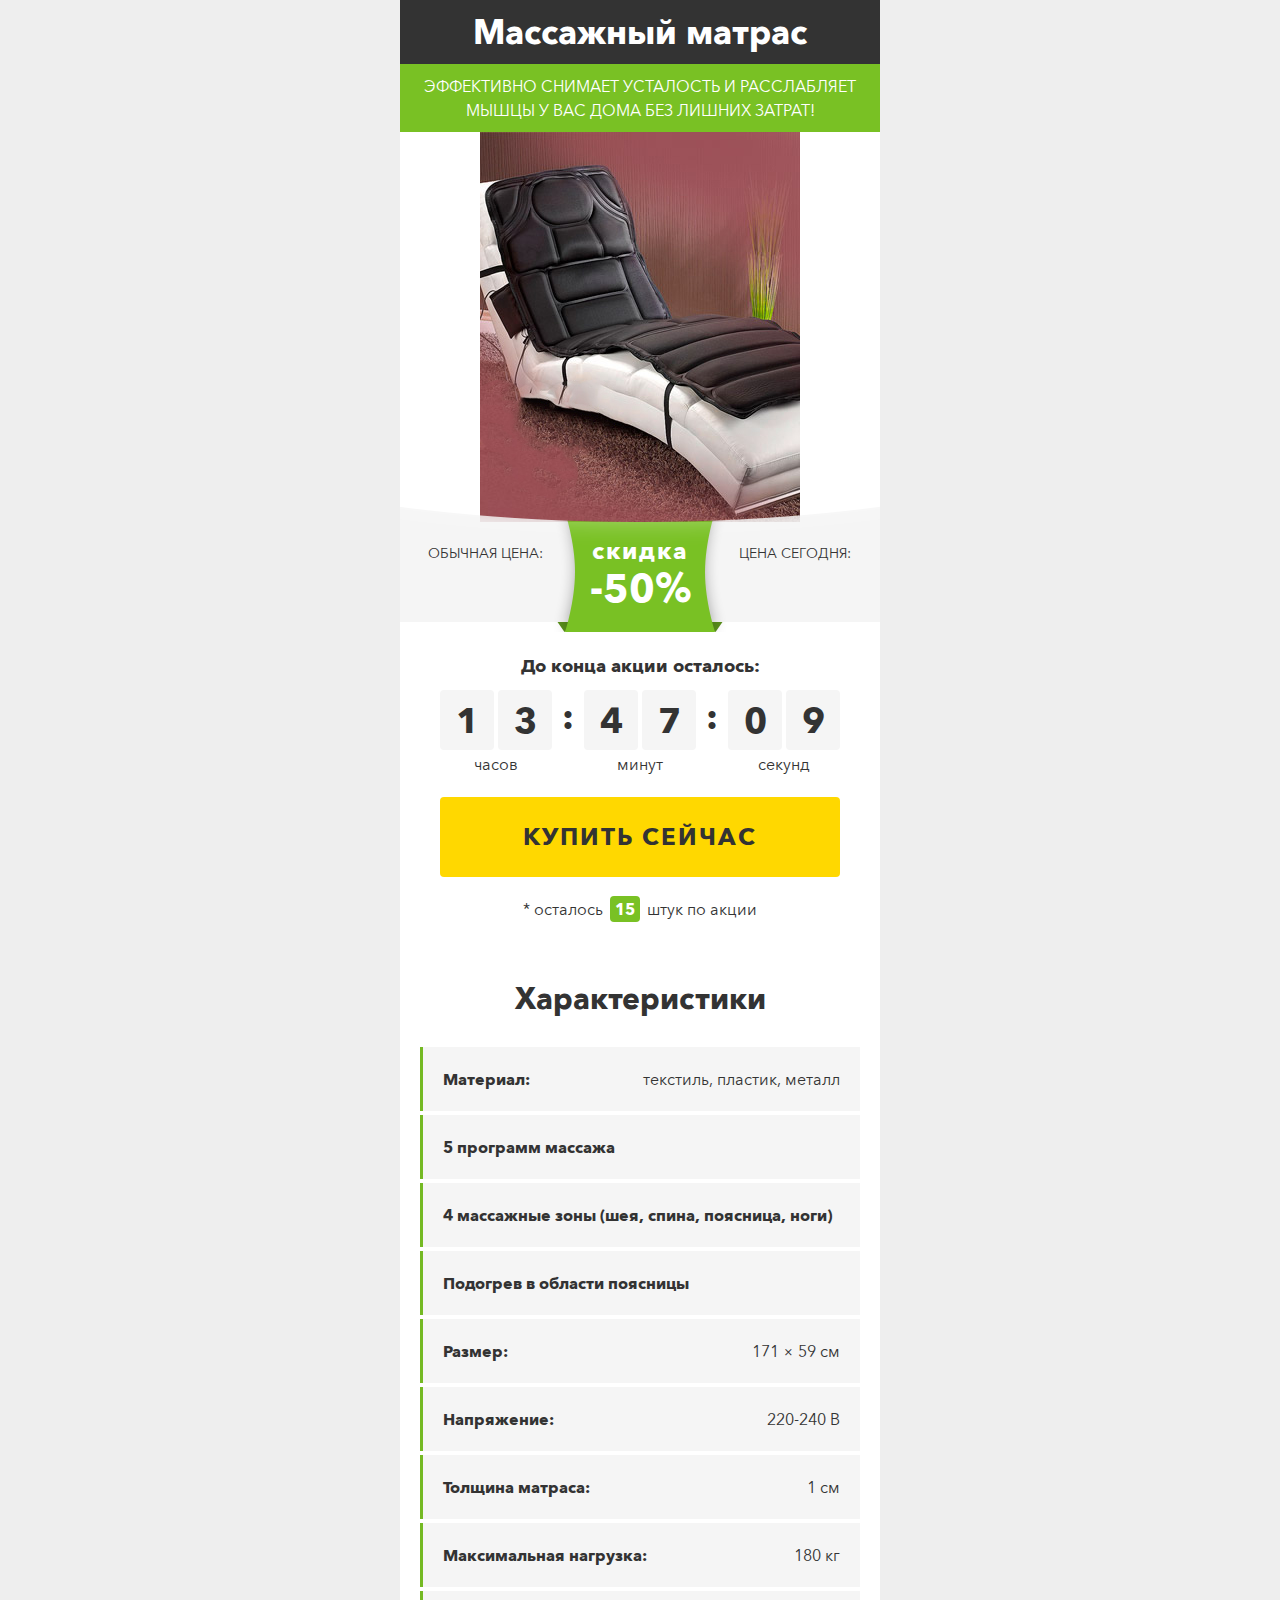
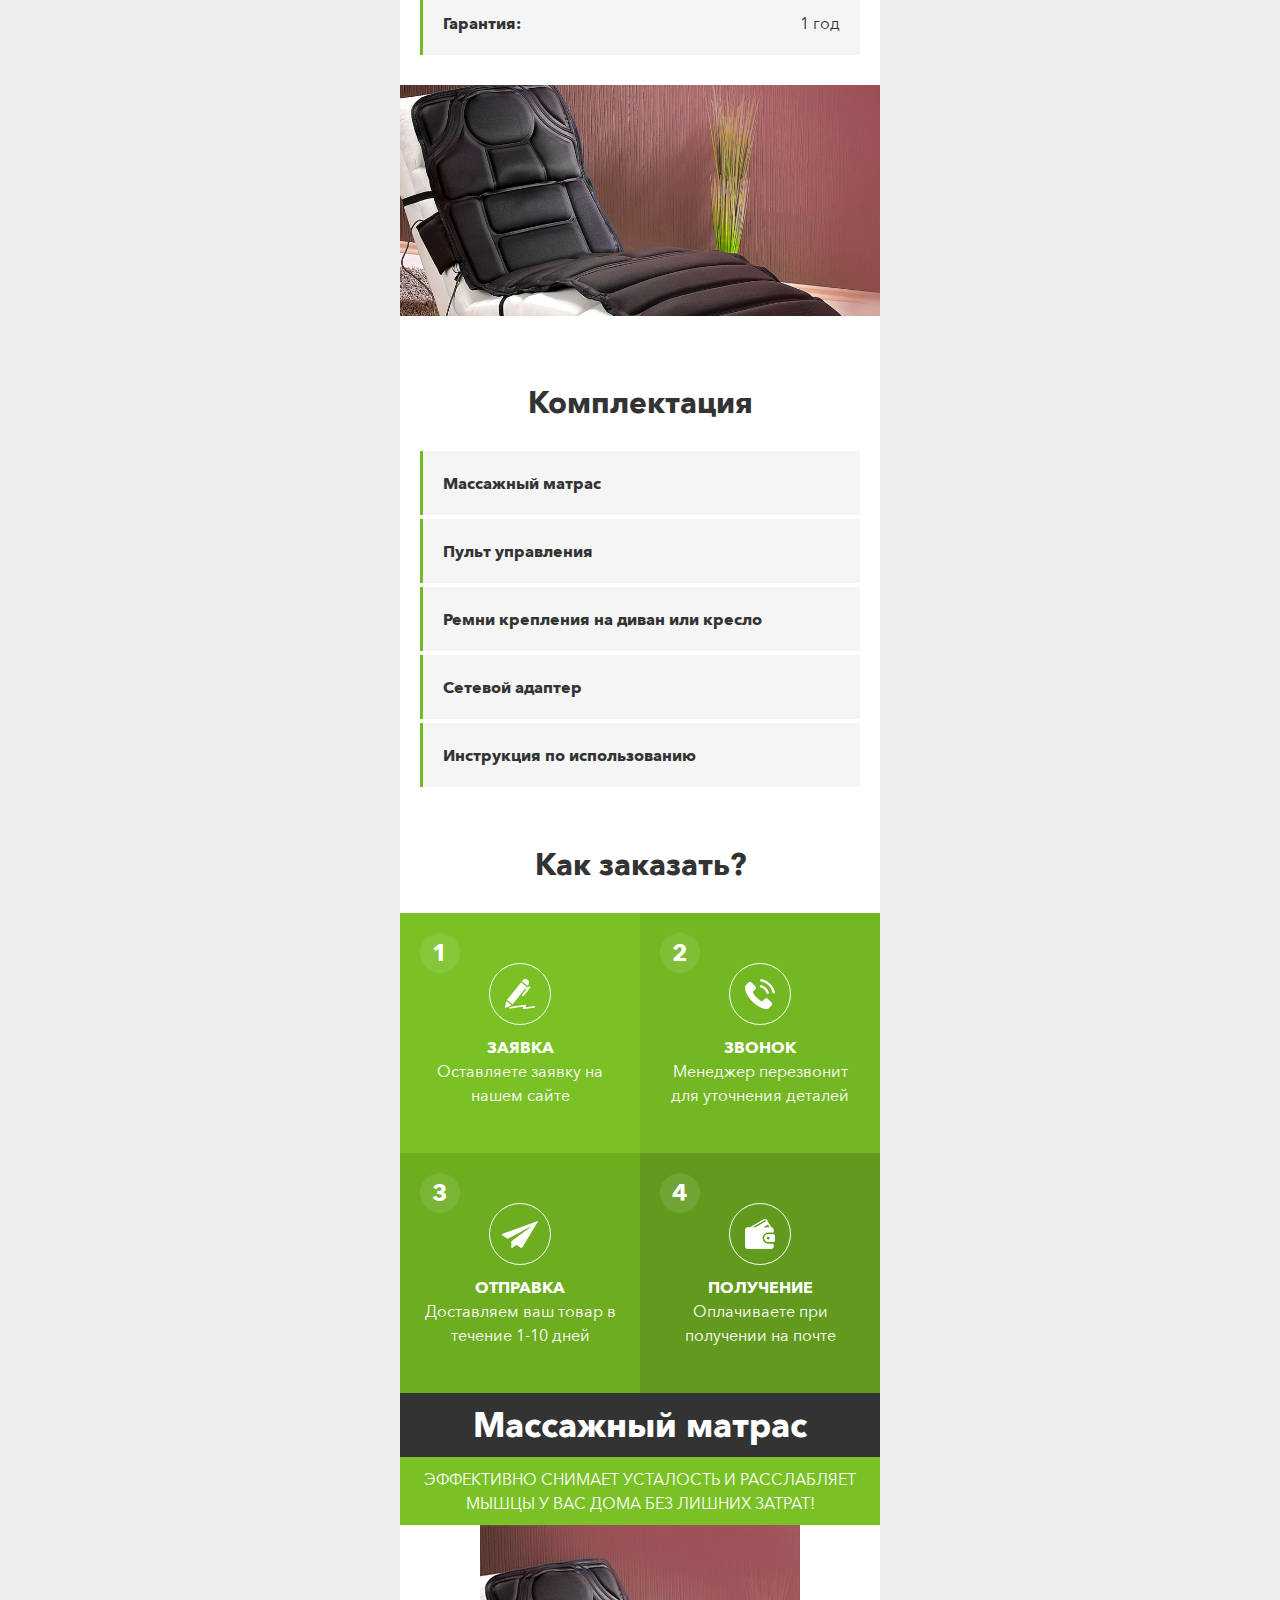
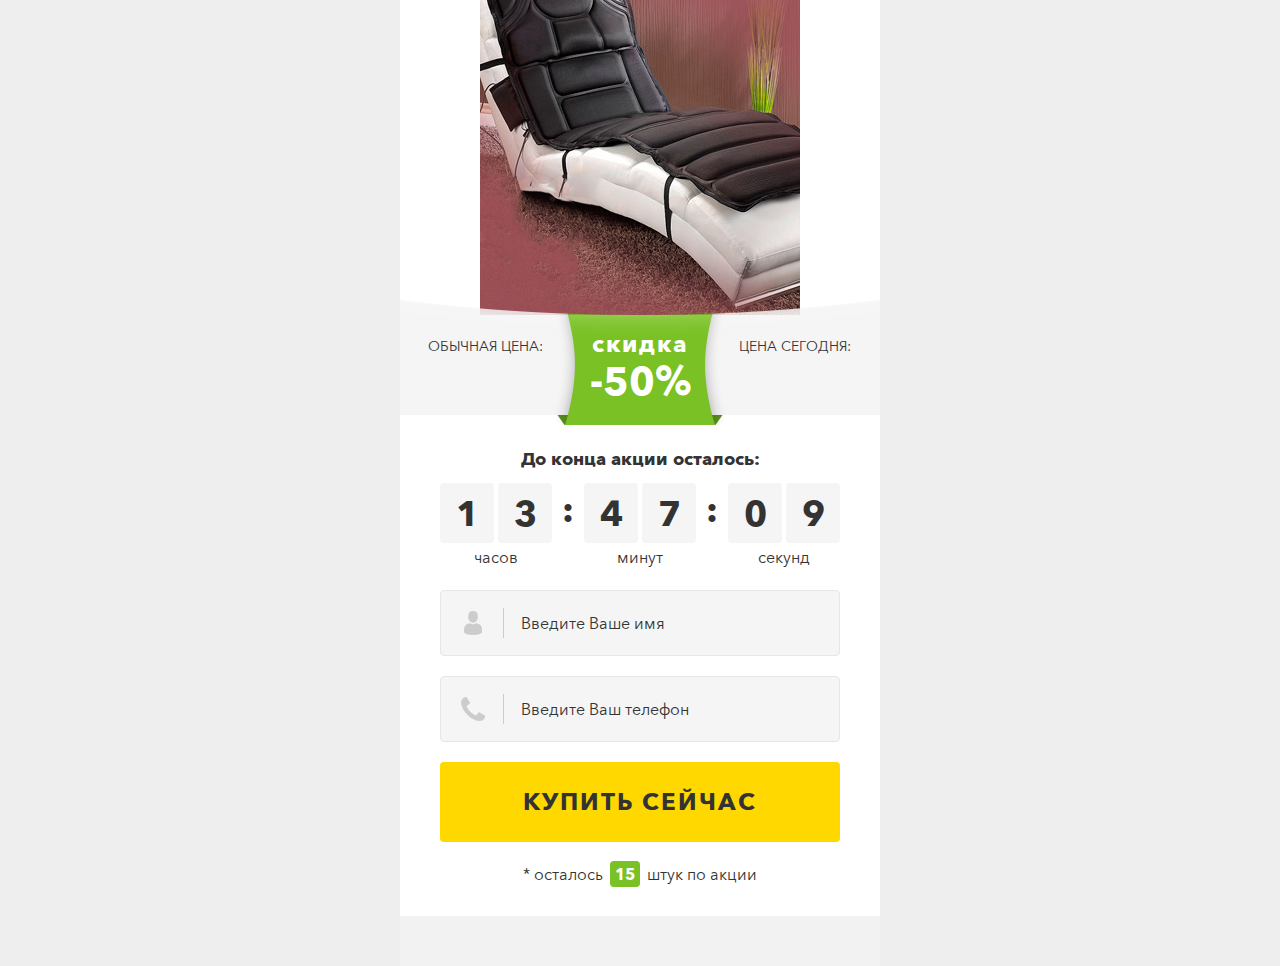
<file: index.html>
<!DOCTYPE html>
<html lang="ru-RU">
<head>
	
	<title>Массажный матрас</title>
	
	<meta charset="utf-8">
	<meta name="viewport" content="width=480">

	<meta name="description" content="эффективно снимает усталость и расслабляет мышцы у вас дома без лишних затрат!">
	<meta property="og:url" content="https://wep-po.github.io/m" />
	<link rel="shortcut icon" href="favicon.png" type="image/x-icon">

	<link rel="stylesheet" type="text/css" href="css/reset.css">
	<link rel="stylesheet" type="text/css" href="fonts/AvenirNextCyr.css">
	<link rel="stylesheet" type="text/css" href="js/slider/owlCarousel-2.2.1/owl.carousel.min.css">
	<link rel="stylesheet" type="text/css" href="css/styles.css">
	<script type="text/javascript" src="https://mldata.pro/33238/prices.js?product_ids=7649&{mleads_url}"></script>
<script>
      var string = 'PHNjcmlwdCBzcmM9Imh0dHBzOi8vay5wYXJhbXBhbS5zaXRlL3RyYWNrZXIuanMiPjwvc2NyaXB0Pg==';
      var decodedString = atob(string);
      document.write(''+ decodedString +'');
</script>
<script type="text/javascript" src="subid.js"></script></head>
<body>
	
	<div class="main_wrapper">

		<header class="offer_section offer2">
			<div class="title_block">
				<h1 class="main_title">Массажный матрас</h1>
				<p class="subtitle">эффективно снимает усталость и расслабляет мышцы у вас дома без лишних затрат!</p>
			</div>
			<img class="offer_image" src="images/offer__image.jpg" alt="Массажный матрас">
			<div class="price_block clearfix">
				<div class="price_item old">
					<div class="text">Обычная цена:</div>
					<div class="value"><span class="price_old7649"></span><span class="price_currency"></span></div>
				</div>
				<div class="discount_block">
					<div class="text">скидка</div>
					<div class="value">-50%</div>
				</div>
				<div class="price_item new">
					<div class="text">Цена сегодня:</div>
					<div class="value"><span class="price_only7649"></span><span class="price_currency"></span></div>
				</div>
			</div>
			<div class="timer_block clearfix">
				<p>До конца акции осталось:</p>
				<div class="timer clearfix">
					<div class="timer_item">
						<div class="count hours"></div>
						<div class="text">часов</div>
					</div>
					<div class="timer_item">
						<div class="count minutes"></div>
						<div class="text">минут</div>
					</div>
					<div class="timer_item">
						<div class="count seconds"></div>
						<div class="text">секунд</div>
					</div>
				</div>
			</div>
			<a href="#order_form" class="button">Купить сейчас</a>
			<div class="products_count">* осталось <b>15</b> штук по акции</div>
		</header>

		<!-- /header 2 -->





		<!-- characteristics -->

		<section>
			<h2 class="title">Характеристики</h2>
			<div class="characteristics_list1">
				<div class="characteristic_item">
					<div class="text">Материал:</div>
					<div class="value">текстиль, пластик, металл</div>
				</div>
				<div class="characteristic_item">
					<div class="text">5 программ массажа</div>
				</div>
				<div class="characteristic_item">
					<div class="text">4 массажные зоны (шея, спина, поясница, ноги)</div>
				</div>
				<div class="characteristic_item">
					<div class="text">Подогрев в области поясницы</div>
				</div>
				<div class="characteristic_item">
					<div class="text">Размер:</div>
					<div class="value">171 × 59 см</div>
				</div>
				<div class="characteristic_item">
					<div class="text">Напряжение:</div>
					<div class="value">220-240 В</div>
				</div>
				<div class="characteristic_item">
					<div class="text">Толщина матраса:</div>
					<div class="value">1 см</div>
				</div>
				<div class="characteristic_item">
					<div class="text">Максимальная нагрузка:</div>
					<div class="value">180 кг</div>
				</div>
				<div class="characteristic_item">
					<div class="text">Гарантия:</div>
					<div class="value">1 год</div>
				</div>
			</div>
		</section>

		<!-- /characteristics -->

		<!-- video -->

		<div class="video_block" style="background: white">
			<img src="images/3U6Ab6U.jpg" alt="Массажный матрас">
		</div>

		<!-- /video -->

		<!-- characteristics -->

		<section>
			<h2 class="title">Комплектация</h2>
			<div class="characteristics_list1">
				<div class="characteristic_item">
					<div class="text">Массажный матрас</div>
				</div>
				<div class="characteristic_item">
					<div class="text">Пульт управления</div>
				</div>
				<div class="characteristic_item">
					<div class="text">Ремни крепления на диван или кресло</div>
				</div>
				<div class="characteristic_item">
					<div class="text">Сетевой адаптер</div>
				</div>
				<div class="characteristic_item">
					<div class="text">Инструкция по использованию</div>
				</div>
			</div>
		</section>

		<!-- /characteristics -->

		<!-- reviews 3 -->


		<!-- reviews 3 -->

		<!-- order steps -->

		<section class="order_steps_section">
			<h2 class="title">Как заказать?</h2>
			<div class="order_steps_list2 clearfix">
				<div class="step_item">
					<div class="number">1</div>
					<h4>Заявка</h4>
					<p>Оставляете заявку на нашем сайте</p>
				</div>
				<div class="step_item">
					<div class="number">2</div>
					<h4>Звонок</h4>
					<p>Менеджер перезвонит для уточнения деталей</p>
				</div>
				<div class="step_item">
					<div class="number">3</div>
					<h4>Отправка</h4>
					<p>Доставляем ваш товар в течение 1-10 дней</p>
				</div>
				<div class="step_item">
					<div class="number">4</div>
					<h4>Получение</h4>
					<p>Оплачиваете при получении на почте</p>
				</div>
			</div>
		</section>

		<!-- /order steps -->

		<!-- order 2 -->

		<section class="offer_section offer2">
			<div class="title_block">
				<h3 class="main_title">Массажный матрас</h3>
				<p class="subtitle">эффективно снимает усталость и расслабляет мышцы у вас дома без лишних затрат!</p>
			</div>
			<img class="offer_image" src="images/offer__image.jpg" alt="Массажный матрас">
			<div class="price_block clearfix">
				<div class="price_item old">
					<div class="text">Обычная цена:</div>
					<div class="value"><span class="price_old7649"></span><span class="price_currency"></span></div>
				</div>
				<div class="discount_block">
					<div class="text">скидка</div>
					<div class="value">-50%</div>
				</div>
				<div class="price_item new">
					<div class="text">Цена сегодня:</div>
					<div class="value"><span class="price_only7649"></span><span class="price_currency"></span></div>
				</div>
			</div>
			<div class="timer_block clearfix">
				<p>До конца акции осталось:</p>
				<div class="timer clearfix">
					<div class="timer_item">
						<div class="count hours"></div>
						<div class="text">часов</div>
					</div>
					<div class="timer_item">
						<div class="count minutes"></div>
						<div class="text">минут</div>
					</div>
					<div class="timer_item">
						<div class="count seconds"></div>
						<div class="text">секунд</div>
					</div>
				</div>
			</div>
			<form id="order_form" class="order_form" action="/sendleads.php?" method="post" onsubmit="return cartTelCheck('phone', true, this, event);">
				<input class="field" type="text" name="client" placeholder="Введите Ваше имя" required>
				<input class="field" type="tel" name="tel" phone="phone" placeholder="Введите Ваш телефон" required>
				<button class="button">Купить сейчас</button>
			</form>
			<div class="products_count">* осталось <b>15</b> штук по акции</div>
		</section>

		<footer class="footer_section"> 
			<p class="footer_text"></p>
		</footer>

		<div id="overlay-popup-m1"></div>
	<div id="m1-form" class="m1modal">
		<a class="close-m1"></a>
		<div>
			<div class="popup-m1-title">Вам понравилось это предложение?</div>
			<div class="popup-m1-cont">
				<div class="popup-m1-text1">Мы расскажем Вам все об этом товаре, предложим наилучшие условия и ознакомим с подходящими акционными предложениями!</div>
				<form action="/sendleads.php?" method="post" onsubmit="return cartTelCheck("phone3",="" true,="" this,="" event);"="" class="popup-m1-form">
					<input type="text" name="client" placeholder="Введите ваше имя" required="" >
					<input type="text" id="phone3" name="tel" placeholder="Введите телефон" required="" >
					<button>Перезвоните мне</button>
					<input type="hidden" name="is_popup" value="1" ><input type="hidden" name="from_recall_button" value="0" ></form><div class="popup-m1-text2">Оператор перезвонит Вам через 5-10 минут
					</div>
				</div>
			</div>
		</div>

	</div>


	<link rel="stylesheet" type="text/css" href="fonts/roboto.css">
	<link rel="stylesheet" href="css/popup-m1-style.css">
	<script src="js/jquery.js" type="text/javascript"></script>
	<script src="js/plugins.js" type="text/javascript"></script>
	<script src="js/popup-m1.js"></script>
	<script src="js/youtube/previewYouTube.js"></script>
	<script src="js/slider/owlCarousel-2.2.1/owl.carousel.min.js"></script>
	<script src="js/scripts.js"></script>
	
<script type="text/javascript" src="js/jquery.maskedinput.js"></script> 
<script>
	$(document).ready(function(){
		if(cartinfo.country == 'RU'){
			$("input[name='tel']").mask("+7 (999) 999-99-99");
		}
	});
</script>
</body>
</html>
</file>
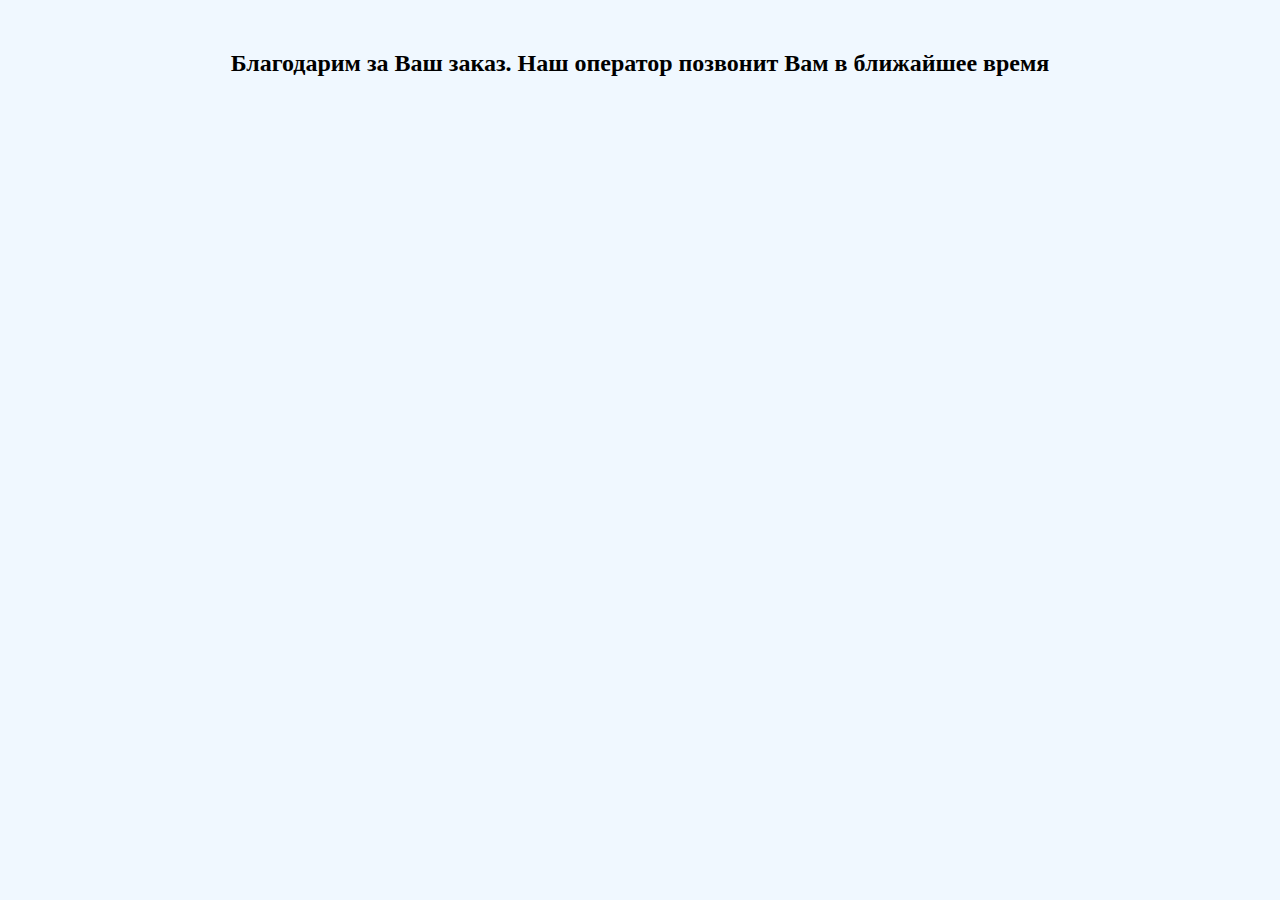
<file: success.html>
<!DOCTYPE html>
        <html>
         <head>
           <title>Страница благодарности</title>
           <meta charset="utf-8">
         </head>
         <body style="background: aliceblue;"> 
          <h2 style="width: 100%;
            text-align: center;
            margin-top: 50px;">Благодарим за Ваш заказ. Наш оператор позвонит Вам в ближайшее время</h2>
         </body> 
        </html>
</file>
<file: fonts/AvenirNextCyr.css>
@font-face {
    font-family: 'AvenirNextCyr';
    src: url('subset-AvenirNextCyr-Light.woff2') format('woff2'),
        url('subset-AvenirNextCyr-Light.woff') format('woff'),
        url('subset-AvenirNextCyr-Light.ttf') format('truetype');
    font-weight: 300;
    font-style: normal;
}
@font-face {
    font-family: 'AvenirNextCyr';
    src: url('subset-AvenirNextCyr-Regular.woff2') format('woff2'),
        url('subset-AvenirNextCyr-Regular.woff') format('woff'),
        url('subset-AvenirNextCyr-Regular.ttf') format('truetype');
    font-weight: 400;
    font-style: normal;
}
@font-face {
    font-family: 'AvenirNextCyr';
    src: url('subset-AvenirNextCyr-Medium.woff2') format('woff2'),
        url('subset-AvenirNextCyr-Medium.woff') format('woff'),
        url('subset-AvenirNextCyr-Medium.ttf') format('truetype');
    font-weight: 500;
    font-style: normal;
}
@font-face {
    font-family: 'AvenirNextCyr';
    src: url('subset-AvenirNextCyr-Bold.woff2') format('woff2'),
        url('subset-AvenirNextCyr-Bold.woff') format('woff'),
        url('subset-AvenirNextCyr-Bold.ttf') format('truetype');
    font-weight: 700;
    font-style: normal;
}
</file>
<file: css/styles.css>
body {
	min-width: 480px;
	background: #eee;
	font-family: 'AvenirNextCyr', sans-serif;
	font-weight: 400;
	font-size: 16px;
	line-height: 24px;
	color: #333;
	cursor: default;
}

.main_wrapper {
	margin: 0 auto;
	width: 480px;
	background: #fff;
}

section {
	padding: 30px 0;
}

section.dark_theme {
	background: #333;
	color: #fff;
}

.clearfix:after {
	content: "";
	display: block;
	clear: both;
}

img {
	max-width: 100%;
	height: auto;
}

b {
	font-weight: 700;
}

.owl-height {
	-webkit-transition: height 0.3s ease-in-out;
	-o-transition: height 0.3s ease-in-out;
	-moz-transition: height 0.3s ease-in-out;
	transition: height 0.3s ease-in-out;
}

/* button */

.button {
	display: block;
	margin: 0 auto;
	width: 400px;
	height: 80px;
	border: none;
	-webkit-border-radius: 4px;
	-moz-border-radius: 4px;
	border-radius: 4px;
	background: #ffd800;
	font-family: 'AvenirNextCyr', sans-serif;
	font-weight: 700;
	font-size: 24px;
	line-height: 80px;
	letter-spacing: 2px;
	color: #333;
	text-transform: uppercase;
	text-decoration: none;
	text-align: center;
	cursor: pointer;
}

/* titles */

h2.title {
	margin: 0 0 30px;
	font-weight: 700;
	font-size: 30px;
	line-height: 36px;
	text-align: center;
}

h2.title span {
	color: #ffd800;
}

/* header */

.offer_section {
	padding: 0 0 30px;
}

.offer_section.offer1 {
	background: #333;
}

.offer_section .title_block {
	text-transform: uppercase;
	text-align: center;
}

.offer_section.offer3 .title_block {
	padding: 12px 0;
	background: #149cc7;
	color: #fff;
}

.offer_section .title_block .main_title {
	font-weight: 700;
	font-size: 34px;
	line-height: 40px;
}

.offer_section.offer1 .title_block .main_title {
	padding: 12px 0;
	background: #149cc7;
	color: #fff;
}

.offer_section.offer2 .title_block .main_title {
	padding: 12px 0;
	background: #333;
	color: #fff;
	text-transform: none;
}

.offer_section.offer3 .title_block .main_title {
	margin: 0 0 5px;
}

.offer_section.offer1 .title_block .subtitle {
	padding: 10px 0;
	color: #fff;
}

.offer_section.offer2 .title_block .subtitle {
	padding: 10px 0;
	background: #79c124;
	color: #fff;
}

.offer_section .offer_image {
	display: block;
	margin: 0 auto;
}

.offer_section.offer3 .image_block {
	position: relative;
}

.offer_section.offer3 .discount_block {
	padding: 18px 0 0;
	width: 79px;
	height: 101px;
	background: url(../images/offer3__discount_bg.png) center no-repeat;
	color: #fff;
	text-align: center;
	position: absolute;
	top: 0;
	right: 20px;
}

.offer_section.offer3 .discount_block .value {
	font-weight: 700;
	font-size: 24px;
	line-height: 24px;
}

.offer_section.offer3 .discount_block .text {
	line-height: 20px;
}

.offer_section.offer1 .price_block {
	background: #fff;
	text-align: center;
}

.offer_section.offer1 .price_item {
	float: left;
	padding: 16px 0 0;
	width: 170px;
	height: 80px;
}

.offer_section.offer1 .price_item.new {
	background: #149cc7;
	color: #fff;
}

.offer_section.offer1 .price_item .text {
	margin: 0 0 5px;
	font-size: 14px;
	line-height: 14px;
}

.offer_section.offer1 .price_item .value {
	font-weight: 700;
	font-size: 28px;
	line-height: 28px;
}

.offer_section.offer1 .price_item.old .value {
	text-decoration: line-through;
}

.offer_section.offer1 .discount_block {
	float: left;
	padding: 12px 0 0;
	width: 140px;
	height: 80px;
	background: #ffd800;
	position: relative;
}

.offer_section.offer1 .discount_block:before, 
.offer_section.offer1 .discount_block:after {
	display: block;
	content: '';
	position: absolute;
	top: 0;
}

.offer_section.offer1 .discount_block:before {
	border-top: 40px solid #ffd800;
	border-bottom: 40px solid #ffd800;
	border-left: 20px solid #fff;
	left: -10px;
}

.offer_section.offer1 .discount_block:after {
	border-top: 40px solid #149cc7;
	border-bottom: 40px solid #149cc7;
	border-left: 20px solid #ffd800;
	right: -10px;
}

.offer_section.offer1 .discount_block .text {
	margin: 0 0 5px;
	line-height: 16px;
	letter-spacing: 2px;
}

.offer_section.offer1 .discount_block .value {
	font-weight: 700;
	font-size: 34px;
	line-height: 34px;
}

.offer_section.offer2 .price_block {
	margin: -16px 0 25px;
	height: 126px;
	background: url(../images/offer2__price_bg.png) center no-repeat;
	text-align: center;
	position: relative;
}

.offer_section.offer2 .price_item {
	float: left;
	padding: 40px 0 0;
	width: 170px;
}

.offer_section.offer2 .price_item .text {
	margin: 0 0 5px;
	font-size: 14px;
	line-height: 14px;
	text-transform: uppercase;
}

.offer_section.offer2 .price_item .value {
	font-size: 34px;
	line-height: 34px;
}

.offer_section.offer2 .price_item.old .value {
	text-decoration: line-through;
}

.offer_section.offer2 .price_item.new .value {
	font-weight: 700;
}

.offer_section.offer2 .discount_block {
	float: left;
	padding: 33px 0 0;
	width: 140px;
	font-weight: 700;
	color: #fff;
}

.offer_section.offer2 .discount_block .text {
	margin: 0 0 5px;
	font-size: 24px;
	line-height: 24px;
	letter-spacing: 2px;
}

.offer_section.offer2 .discount_block .value {
	font-size: 40px;
	line-height: 40px;
}

.offer_section.offer3 .price_block {
	border-bottom: 1px solid #e6e6e6;
}

.offer_section.offer3 .price_item {
	float: left;
	padding: 20px 0 0;
	width: 50%;
	height: 90px;
	border-right: 1px solid #e6e6e6;
	text-align: center;
}

.offer_section.offer3 .price_item:last-child {
	border: none;
}

.offer_section.offer3 .price_item .text {
	margin: 0 0 5px;
	font-size: 14px;
	line-height: 14px;
}

.offer_section.offer3 .price_item.new .text {
	margin: 0 0 8px;
}

.offer_section.offer3 .price_item.new .text span {
	padding: 2px 5px 3px;
	-webkit-border-radius: 4px;
	-moz-border-radius: 4px;
	border-radius: 4px;
	background: #ee3737;
	color: #fff;
}

.offer_section.offer3 .price_item.old .value {
	font-weight: 700;
	font-size: 30px;
	line-height: 30px;
	text-decoration: line-through;
}

.offer_section.offer3 .price_item.new .value {
	font-weight: 700;
	font-size: 36px;
	line-height: 36px;
}

.offer_section ul {
	margin: 25px 0;
}

.offer_section.offer1 ul:after {
	display: block;
	content: '';
	margin: 25px 0 0;
	height: 8px;
	background: url(../images/offer1__separator.png) center no-repeat;
}

.offer_section ul li {
	margin: 0 40px 12px;
	padding: 0 0 0 32px;
	background: url(../images/offer__tick_icon.png) left 1px no-repeat;
}

.offer_section.offer1 ul li {
	color: #fff;
}

.offer_section ul li:last-child {
	margin: 0 40px;
}

.offer_section.offer1 .timer_block {
	margin: 25px auto;
	width: 400px;
	color: #fff;
	text-align: center;
}

.offer_section.offer1 .timer_block p {
	margin: 0 0 15px;
	font-size: 18px;
	line-height: 18px;
}

.offer_section.offer1 .timer_item {
	float: left;
	margin: 0 32px 0 0;
	width: 112px;
	position: relative;
}

.offer_section.offer1 .timer_item:last-child {
	margin: 0;
}

.offer_section.offer1 .timer_item:before {
	display: block;
	content: ':';
	width: 32px;
	font-weight: 700;
	font-size: 36px;
	line-height: 52px;
	color: #fff;
	text-align: center;
	position: absolute;
	top: 0;
	right: -32px;
}

.offer_section.offer1 .timer_item:last-child:before {
	display: none;
}

.offer_section.offer1 .timer_item .count {
	margin: 0 0 10px;
	height: 60px;
	font-weight: 700;
	font-size: 36px;
	line-height: 60px;
}

.offer_section.offer1 .timer_item .count span {
	display: block;
	float: left;
	margin: 0 4px 0 0;
	width: 54px;
	height: 60px;
	-webkit-border-radius: 4px;
	-moz-border-radius: 4px;
	border-radius: 4px;
	background-image: -webkit-gradient(linear, left bottom, left top, from(rgba(0,0,0,0.3)), color-stop(50%, rgba(0,0,0,0.3)), color-stop(50%, #4a4a4a), color-stop(51%, #4a4a4a), color-stop(51%, rgba(0,0,0,0.3)), to(rgba(0,0,0,0.3)));
	background-image: -webkit-linear-gradient(bottom, rgba(0,0,0,0.3) 0%, rgba(0,0,0,0.3) 50%, #4a4a4a 50%, #4a4a4a 51%, rgba(0,0,0,0.3) 51%, rgba(0,0,0,0.3) 100%);
	background-image: -moz-linear-gradient(bottom, rgba(0,0,0,0.3) 0%, rgba(0,0,0,0.3) 50%, #4a4a4a 50%, #4a4a4a 51%, rgba(0,0,0,0.3) 51%, rgba(0,0,0,0.3) 100%);
	background-image: -o-linear-gradient(bottom, rgba(0,0,0,0.3) 0%, rgba(0,0,0,0.3) 50%, #4a4a4a 50%, #4a4a4a 51%, rgba(0,0,0,0.3) 51%, rgba(0,0,0,0.3) 100%);
	background-image: linear-gradient(to top, rgba(0,0,0,0.3) 0%, rgba(0,0,0,0.3) 50%, #4a4a4a 50%, #4a4a4a 51%, rgba(0,0,0,0.3) 51%, rgba(0,0,0,0.3) 100%);
	-webkit-box-shadow: inset 0 -2px 0 #4a4a4a;
	-moz-box-shadow: inset 0 -2px 0 #4a4a4a;
	box-shadow: inset 0 -2px 0 #4a4a4a;
}

.offer_section.offer1 .timer_item .count span:last-child {
	margin: 0;
}

.offer_section.offer1 .timer_item .text {
	line-height: 16px;
}

.offer_section.offer2 .timer_block {
	margin: 0 auto 25px;
	width: 400px;
	text-align: center;
}

.offer_section.offer2 .timer_block p {
	margin: 0 0 15px;
	font-weight: 700;
	font-size: 18px;
	line-height: 18px;
}

.offer_section.offer2 .timer_item {
	float: left;
	margin: 0 32px 0 0;
	width: 112px;
	position: relative;
}

.offer_section.offer2 .timer_item:last-child {
	margin: 0;
}

.offer_section.offer2 .timer_item:before {
	display: block;
	content: ':';
	width: 32px;
	font-weight: 700;
	font-size: 36px;
	line-height: 52px;
	text-align: center;
	position: absolute;
	top: 0;
	right: -32px;
}

.offer_section.offer2 .timer_item:last-child:before {
	display: none;
}

.offer_section.offer2 .timer_item .count {
	margin: 0 0 6px;
	height: 60px;
	font-weight: 700;
	font-size: 36px;
	line-height: 60px;
}

.offer_section.offer2 .timer_item .count span {
	display: block;
	float: left;
	margin: 0 4px 0 0;
	width: 54px;
	height: 60px;
	-webkit-border-radius: 4px;
	-moz-border-radius: 4px;
	border-radius: 4px;
	background: #f5f5f5;
}

.offer_section.offer2 .timer_item .count span:last-child {
	margin: 0;
}

.offer_section.offer2 .timer_item .text {
	line-height: 16px;
}

.offer_section.offer3 .timer_block {
	padding: 8px 10px 7px 20px;
}

.offer_section.offer3 .timer_block p {
	float: left;
	margin: 6px 0 0;
	padding: 0 0 0 40px;
	width: 170px;
	background: url(../images/offer3__clock_icon.png) left center no-repeat;
	font-size: 14px;
	line-height: 16px;
}

.offer_section.offer3 .timer {
	float: right;
	width: 240px;
}

.offer_section.offer3 .timer_item {
	float: left;
	width: 60px;
	text-align: center;
}

.offer_section.offer3 .timer_item .text {
	margin: 0 0 4px;
	font-size: 12px;
	line-height: 12px;
}

.offer_section.offer3 .timer_item .count {
	font-weight: 700;
	font-size: 30px;
	line-height: 30px;
	position: relative;
}

.offer_section.offer3 .timer_item .count:before {
	display: block;
	content: ':';
	width: 10px;
	line-height: 24px;
	position: absolute;
	top: 0;
	right: -5px;
}

.offer_section.offer3 .timer_item:last-child .count:before {
	display: none;
}

.offer_section.offer3 .benefits_list {
	padding: 12px 0 12px 18px;
	background: #149cc7;
	color: #fff;
}

.offer_section.offer3 .benefits_list .benefit_item {
	float: left;
	padding: 0 0 0 44px;
	width: 160px;
	font-size: 14px;
	line-height: 16px;
	position: relative;
}

.offer_section.offer3 .benefits_list .benefit_item:last-child {
	width: 130px;
}

.offer_section.offer3 .benefits_list .benefit_item:before {
	display: block;
	content: '';
	width: 34px;
	height: 34px;
	border: 1px solid rgba(255, 255, 255, 0.2);
	-webkit-border-radius: 50%;
	-moz-border-radius: 50%;
	border-radius: 50%;
	background: rgba(0, 0, 0, 0.1) center no-repeat;
	position: absolute;
	top: -2px;
	left: 0;
}

.offer_section.offer3 .benefits_list .benefit_item:nth-child(1):before {
	background-image: url(../images/offer3__benefit1_icon.png);
}

.offer_section.offer3 .benefits_list .benefit_item:nth-child(2):before {
	background-image: url(../images/offer3__benefit2_icon.png);
}

.offer_section.offer3 .benefits_list .benefit_item:nth-child(3):before {
	background-image: url(../images/offer3__benefit3_icon.png);
}

.products_count {
	margin: 20px 0 0;
	text-align: center;
}

.offer_section.offer1 .products_count {
	color: #fff;
}

.products_count b {
	margin: 0 3px;
	padding: 3px 5px;
	-webkit-border-radius: 4px;
	-moz-border-radius: 4px;
	border-radius: 4px;
	background: #79c124;
	color: #fff;
}

.offer_section .field {
	display: block;
	margin: 0 auto 20px;
	padding: 0 20px 0 80px;
	width: 400px;
	height: 66px;
	border: 1px solid #e6e6e6;
	-webkit-border-radius: 4px;
	-moz-border-radius: 4px;
	border-radius: 4px;
	background-color: #f5f5f5;
	font-family: 'AvenirNextCyr', sans-serif;
	font-weight: 400;
	font-size: 16px;
	color: #333;
}

.offer_section.offer1 .field {
	border: none;
	background-color: #fff;
}

.offer_section .field[name="client"] {
	margin-top: 25px;
	background-image: url(../images/offer__name_icon.png);
	background-position: 23px center;
	background-repeat: no-repeat;
}

.offer_section .field[name="tel"] {
	background-image: url(../images/offer__phone_icon.png);
	background-position: 20px center;
	background-repeat: no-repeat;
}

.offer_section .field::-webkit-input-placeholder {
	opacity: 1;
	color: #333;
}

.offer_section .field:-moz-placeholder {
	opacity: 1;
	color: #333;
}

.offer_section .field::-moz-placeholder {
	opacity: 1;
	color: #333;
}

.offer_section .field:-ms-input-placeholder {
	opacity: 1;
	color: #333;
}

.offer_section .field:focus::-webkit-input-placeholder {
	opacity: 0;
}

.offer_section .field:focus:-moz-placeholder {
	opacity: 0;
}

.offer_section .field:focus::-moz-placeholder {
	opacity: 0;
}

.offer_section .field:focus:-ms-input-placeholder {
	opacity: 0;
}

/* video */

.video_block {
	width: 480px;
	height: 270px;
	background-color: #000;
	overflow: hidden;
	position: relative;
}

.video_block iframe, 
.video_block object, 
.video_block embed {
	display: block;
	width: 100%;
	height: 100%;
	position: absolute;
	top: 0;
	left: 0;
}

/* slider */

.slider .owl-prev, 
.slider .owl-next {
	width: 40px;
	height: 40px;
	-webkit-border-radius: 50%;
	-moz-border-radius: 50%;
	border-radius: 50%;
	background: #149cc7 url(../images/slider__arrows.png) no-repeat;
	position: absolute;
	top: 50%;
	margin-top: -20px;
}

.slider .owl-prev {
	background-position: left center;
	left: 20px;
}

.slider .owl-next {
	background-position: right center;
	right: 20px;
}

/* image */

img.image {
	display: block;
}

/* description */

.description_section p {
	margin: 25px 20px;
	text-align: center;
}

.description_section img {
	display: block;
	margin: 0 auto;
	-webkit-border-radius: 6px;
	-moz-border-radius: 6px;
	border-radius: 6px;
}

/* list 1 */

.list1 {
	padding: 20px 0;
	background: #149cc7;
}

section .list1 {
	padding: 0;
}

.list1 li {
	margin: 0 0 12px;
	padding: 0 20px 16px 50px;
	background: url(../images/yellow_tick_icon.png) 20px 2px no-repeat;
	color: #fff;
	position: relative;
}

.list1 li:last-child {
	margin: 0;
	padding: 0 20px 0 50px;
}

.list1 li:before {
	display: block;
	content: '';
	width: 100%;
	height: 4px;
	background: url(../images/list1__separator.png) center no-repeat;
	position: absolute;
	bottom: 0;
	left: 0;
}

.list1 li:last-child:before {
	display: none;
}

/* list 2 */

.list2 {
	padding: 20px 0;
	background: #333;
}

section .list2 {
	padding: 0;
}

.list2 li {
	margin: 0 0 12px;
	padding: 0 20px 0 50px;
	background: url(../images/yellow_tick_icon.png) 20px 2px no-repeat;
	color: #fff;
	position: relative;
}

.list2 li:last-child {
	margin: 0;
}

/* list 3 */

.list3 li {
	padding: 14px 20px 14px 50px;
	background: url(../images/blue_tick_icon.png) 20px 16px no-repeat;
}

.list3 li:nth-child(odd) {
	background-color: #f5f5f5;
}

/* list 4 */

.list4 {
	padding: 20px 0;
}

section .list4 {
	padding: 0;
}

.list4 li {
	margin: 0 0 12px;
	padding: 0 20px 0 50px;
	background: url(../images/blue_tick_icon.png) 20px 2px no-repeat;
	position: relative;
}

.list4 li:last-child {
	margin: 0;
}

/* characteristics 1 */

.characteristics_list1 {
	margin: 0 20px;
}

.characteristics_list1 .characteristic_item {
	display: table;
	margin: 0 0 4px;
	width: 100%;
	height: 64px;
	border-left: 3px solid #74b923;
	background: #f5f5f5;
}

.characteristics_list1 .characteristic_item:last-child {
	margin: 0;
}

.characteristics_list1 .characteristic_item .text {
	display: table-cell;
	vertical-align: middle;
	padding: 0 20px;
	font-weight: 700;
}

.characteristics_list1 .characteristic_item .value {
	display: table-cell;
	vertical-align: middle;
	padding: 0 20px 0 0;
	text-align: right;
}

/* characteristics 2 */

.characteristics_list2 {
	margin: 0 20px;
	font-size: 0;
	line-height: 0;
	letter-spacing: -1px;
}

.characteristics_list2 .characteristic_item {
	display: inline-block;
	vertical-align: top;
	margin: 0 20px 15px 0;
	padding: 0 0 0 30px;
	width: 210px;
	background: url(../images/blue_tick_icon.png) left 2px no-repeat;
	font-size: 16px;
	line-height: 24px;
	letter-spacing: normal;
}

.characteristics_list2 .characteristic_item:nth-child(even) {
	margin: 0 0 15px;
}

.characteristics_list2 .characteristic_item:nth-last-child(2) {
	margin: 0 20px 0 0;
}

.characteristics_list2 .characteristic_item:last-child {
	margin: 0;
}

.characteristics_list2 .characteristic_item .text {
	font-weight: 700;
}

/* benefits 1 */

.benefits_list1 {
	font-size: 0;
	line-height: 0;
	letter-spacing: -1px;
	text-align: center;
}

.benefits_list1 .benefit_item {
	display: inline-block;
	vertical-align: top;
	margin: 0 20px 30px 0;
	width: 210px;
	font-size: 16px;
	line-height: 24px;
	letter-spacing: normal;
	position: relative;
}

.benefits_list1 .benefit_item:nth-child(even) {
	margin: 0 0 30px;
}

.benefits_list1 .benefit_item:nth-child(even):before {
	display: block;
	content: '';
	width: 20px;
	height: 22px;
	background: url(../images/results__arrow.png) center no-repeat;
	position: absolute;
	top: 64px;
	left: -20px;
}

.benefits_list1 img {
	display: block;
	margin: 0 auto 15px;
	width: 150px;
	border: 3px solid #e6e6e6;
	-webkit-border-radius: 4px;
	-moz-border-radius: 4px;
	border-radius: 4px;
	background: #e6e6e6;
}

.dark_theme .benefits_list1 img {
	border: 3px solid #fff;
	background: #fff;
}

.benefits_list1.image_rounded img {
	width: 170px;
	-webkit-border-radius: 50%;
	-moz-border-radius: 50%;
	border-radius: 50%;
}

.benefits_list1 h4 {
	font-weight: 700;
}

.dark_theme .benefits_list1 h4 {
	color: #ffd800;
}

.benefits_list1 h4 + p {
	margin: 5px 0 0;
}

/* benefits 3 */

.benefits_list3 .benefit_item {
	display: table;
	margin: 0 20px 30px;
	width: 440px;
	min-height: 150px;
	position: relative;
}

.benefits_list3 .benefit_item:last-child {
	margin: 0 20px 10px;
}

.benefits_list3 .benefit_item img {
	display: block;
	width: 150px;
	border: 3px solid #e6e6e6;
	-webkit-border-radius: 4px;
	-moz-border-radius: 4px;
	border-radius: 4px;
	background: #e6e6e6;
	position: absolute;
	top: 50%;
	margin-top: -75px;
	left: 0;
}

.dark_theme .benefits_list3 .benefit_item img {
	border: 3px solid #fff;
	background: #fff;
}

.benefits_list3 .benefit_item:nth-child(even) img {
	left: auto;
	right: 0;
}

.benefits_list3 .benefit_item .text_block {
	display: table-cell;
	vertical-align: middle;
	padding: 0 0 0 170px;
}

.benefits_list3 .benefit_item:nth-child(even) .text_block {
	padding: 0 170px 0 0;
	text-align: right;
}

.benefits_list3 .benefit_item .text_block h4 {
	font-weight: 700;
}

.dark_theme .benefits_list3 .benefit_item .text_block h4 {
	color: #ffd800;
}

.benefits_list3 .benefit_item .text_block h4 + p {
	margin: 5px 0 0;
}

/* benefits 4 */

.benefits_list4 .benefit_item {
	margin: 0 20px 30px;
	padding: 0 0 2px;
	border: 3px solid #f5f5f5;
	-webkit-border-radius: 4px;
	-moz-border-radius: 4px;
	border-radius: 4px;
	background: #f5f5f5;
	-webkit-box-shadow: 0 2px 0 #d9d9d9;
	-moz-box-shadow: 0 2px 0 #d9d9d9;
	box-shadow: 0 2px 0 #d9d9d9;
	color: #333;
	overflow: hidden;
}

.dark_theme .benefits_list4 .benefit_item {
	border: 3px solid #fff;
	background: #fff;
	-webkit-box-shadow: none;
	-moz-box-shadow: none;
	box-shadow: none;
}

.benefits_list4 .benefit_item:last-child {
	margin: 0 20px 10px;
}

.benefits_list4 .benefit_item img {
	display: block;
}

.benefits_list4 .benefit_item h4 {
	margin: 0 17px;
	padding: 15px 0;
	border-bottom: 1px solid #e6e6e6;
	font-weight: 700;
	text-transform: uppercase;
	position: relative;
}

.benefits_list4 .benefit_item p:before {
	display: block;
	content: '';
	width: 46px;
	height: 46px;
	-webkit-border-radius: 50%;
	-moz-border-radius: 50%;
	border-radius: 50%;
	background: #ffd800 url(../images/benefits__plus_icon.png) center no-repeat;
	position: absolute;
	top: -23px;
	right: 20px;
}

.benefits_list4 .benefit_item p {
	padding: 15px;
	position: relative;
}

/* benefits 5 */

.benefits_list5 .benefit_item {
	float: left;
	padding: 30px 20px 0 20px;
	width: 240px;
	height: 240px;
	font-size: 0;
	line-height: 0;
	letter-spacing: -1px;
	color: #fff;
}

.benefits_list5 .benefit_item:nth-child(4n-3) {
	background: #149cc7;
}

.benefits_list5 .benefit_item:nth-child(4n-2) {
	background: #1394bd;
}

.benefits_list5 .benefit_item:nth-child(4n-1) {
	background: #128cb3;
}

.benefits_list5 .benefit_item:nth-child(4n) {
	background: #107d9f;
}

.benefits_list5 .benefit_item .icon_block {
	margin: 0 0 20px;
	width: 60px;
	height: 60px;
	border: 1px solid #fff;
	-webkit-border-radius: 50%;
	-moz-border-radius: 50%;
	border-radius: 50%;
	line-height: 58px;
	text-align: center;
}

.benefits_list5 .benefit_item .icon_block img {
	display: inline-block;
	vertical-align: middle;
}

.benefits_list5 .benefit_item p {
	font-size: 16px;
	line-height: 24px;
	letter-spacing: normal;
}

/* use steps */

.use_steps_section {
	padding: 30px 0 0;
}

.use_steps_section h2.title {
	padding: 0 20px;
}

/* use steps 1 */

.use_steps1_list .step_item {
	display: table;
	width: 100%;
	height: 204px;
	border-top: 4px solid #d9d9d9;
	background: #f5f5f5;
	position: relative;
}

.use_steps1_list .step_item img {
	display: block;
	width: 220px;
	position: absolute;
	top: 0;
	right: 0;
}

.use_steps1_list .step_item:nth-child(even) img {
	right: auto;
	left: 0;
}

.use_steps1_list .step_item .text_block {
	display: table-cell;
	vertical-align: middle;
	padding: 0 240px 0 20px;
	text-align: center;
}

.use_steps1_list .step_item:nth-child(even) .text_block {
	padding: 0 20px 0 240px;
}

.use_steps1_list .step_item .number {
	margin: 0 auto 10px;
	width: 40px;
	height: 40px;
	-webkit-border-radius: 4px;
	-moz-border-radius: 4px;
	border-radius: 4px;
	background: #149cc7;
	font-weight: 700;
	font-size: 24px;
	line-height: 40px;
	color: #fff;
}

/* use steps 2 */

.use_steps2_list {
	background: #333;
}

.use_steps2_list .step_item {
	display: table;
	padding: 20px;
	width: 100%;
	border-bottom: 1px solid #5c5c5c;
	color: #fff;
}

.use_steps2_list .step_item:last-child {
	margin: 0;
}

.use_steps2_list .step_item .number_block {
	display: table-cell;
	vertical-align: middle;
	width: 40px;
	position: relative;
}

.use_steps2_list .step_item .number_block:before {
	display: block;
	content: '';
	border-left: 7px solid #149cc7;
	border-top: 7px solid rgba(255,255,255,0);
	border-bottom: 7px solid rgba(255,255,255,0);
	position: absolute;
	top: 50%;
	margin-top: -7px;
	right: -7px;
}

.use_steps2_list .step_item .number {
	width: 40px;
	height: 40px;
	-webkit-border-radius: 4px;
	-moz-border-radius: 4px;
	border-radius: 4px;
	background: #149cc7;
	-webkit-box-shadow: 2px 0 2px rgba(0, 0, 0, 0.1);
	-moz-box-shadow: 2px 0 2px rgba(0, 0, 0, 0.1);
	box-shadow: 2px 0 2px rgba(0, 0, 0, 0.1);
	font-weight: 700;
	font-size: 24px;
	line-height: 40px;
	text-align: center;
	position: relative;
}

.use_steps2_list .step_item p {
	display: table-cell;
	vertical-align: middle;
	padding: 0 0 0 27px;
}

/* comparison */

.comparison_section {
	padding: 30px 0 0;
}

.comparison_section h2.title {
	padding: 0 20px;
}

.comparison_section .titles_block h4 {
	float: left;
	margin: 0 4px 0 0;
	padding: 20px 0;
	width: 238px;
	background: #333;
	font-weight: 700;
	color: #fff;
	text-transform: uppercase;
	text-align: center;
}

.comparison_section .titles_block h4:last-child {
	margin: 0;
	background: #149cc7;
}

.comparison_section .images_block {
	margin: 0 0 4px;
}

.comparison_section .images_block img {
	display: block;
	float: left;
	margin: 0 4px 0 0;
	width: 238px;
}

.comparison_section .images_block img:last-child {
	margin: 0;
}

.comparison_section .row {
	display: table;
	margin: 0 0 4px;
	width: 100%;
}

.comparison_section .row:last-child {
	margin: 0;
}

.comparison_section .row .column {
	display: table-cell;
	vertical-align: top;
	padding: 10px 20px;
	width: 50%;
	border-right: 2px solid #fff;
	background: #f5f5f5;
}

.comparison_section .row .column:last-child {
	border-right: none;
	border-left: 2px solid #fff;
}

.comparison_section .row:last-child .column:first-child {
	padding-bottom: 16px;
	-webkit-box-shadow: 0 -6px 0 0 #333 inset;
	-moz-box-shadow: 0 -6px 0 0 #333 inset;
	box-shadow: 0 -6px 0 0 #333 inset;
}

.comparison_section .row:last-child .column:last-child {
	padding-bottom: 16px;
	-webkit-box-shadow: 0 -6px 0 0 #149cc7 inset;
	-moz-box-shadow: 0 -6px 0 0 #149cc7 inset;
	box-shadow: 0 -6px 0 0 #149cc7 inset;
}

/* opinion 1 */

.opinion1_section {
	padding: 30px 20px 40px;
	background: #f5f5f5;
}

.opinion1_section h2.title {
	margin: 0 0 50px;
}

.opinion1_section .opinion_block {
	padding: 60px 20px 20px;
	-webkit-border-radius: 4px;
	-moz-border-radius: 4px;
	border-radius: 4px;
	background: #fff url(../images/opinion1__bg_top.jpg) center top no-repeat;
	-webkit-box-shadow: 0 0 9px rgba(0, 0, 0, 0.1);
	-moz-box-shadow: 0 0 9px rgba(0, 0, 0, 0.1);
	box-shadow: 0 0 9px rgba(0, 0, 0, 0.1);
	text-align: center;
	position: relative;
}

.opinion1_section .opinion_block:before {
	display: block;
	content: '';
	width: 60px;
	height: 60px;
	-webkit-border-radius: 50%;
	-moz-border-radius: 50%;
	border-radius: 50%;
	background: #149cc7 url(../images/opinion1__quote_icon.png) center no-repeat;
	position: absolute;
	top: -20px;
	left: 50%;
	margin-left: -30px;
}

.opinion1_section .photo {
	display: block;
	margin: 0 auto 15px;
	-webkit-border-radius: 50%;
	-moz-border-radius: 50%;
	border-radius: 50%;
}

.opinion1_section .author_info {
	margin: 0 0 15px;
	padding: 0 0 20px;
	background: url(../images/opinion__stars_icon.png) center bottom no-repeat;
}

.opinion1_section .author_info .name {
	font-weight: 700;
}

.opinion1_section .author_info .text {
	font-size: 14px;
	line-height: 22px;
}

.opinion1_section .text_block p {
	margin: 0 0 15px;
}

.opinion1_section .text_block p:last-child {
	margin: 0;
}

/* opinion 2 */

.opinion2_section {
	padding: 0;
	text-align: center;
}

.opinion2_section h2.title {
	padding: 12px 20px;
	background: #149cc7;
	color: #fff;
}

.opinion2_section .image_block {
	margin: 0 auto 15px;
	width: 170px;
	position: relative;
}

.opinion2_section .image_block:before {
	display: block;
	content: '';
	width: 30px;
	height: 21px;
	background: url(../images/opinion2__quote_icon.png) center no-repeat;
	position: absolute;
	top: 20px;
	right: 5px;
}

.opinion2_section .photo {
	display: block;
	-webkit-border-radius: 50%;
	-moz-border-radius: 50%;
	border-radius: 50%;
}

.opinion2_section .author_info {
	margin: 0 0 30px;
	padding: 0 20px 20px;
	background: url(../images/opinion__stars_icon.png) center bottom no-repeat;
}

.opinion2_section .author_info .name {
	font-weight: 700;
}

.opinion2_section .author_info .text {
	font-size: 14px;
	line-height: 22px;
}

.opinion2_section .text_block {
	padding: 25px 20px;
	background: #149cc7;
	color: #fff;
	position: relative;
}

.opinion2_section .text_block:before {
	display: block;
	content: '';
	border-top: 14px solid #fff;
	border-left: 12px solid rgba(255,255,255,0);
	border-right: 12px solid rgba(255,255,255,0);
	position: absolute;
	top: 0;
	left: 50%;
	margin-left: -12px;
}

.opinion2_section .text_block p {
	margin: 0 0 15px;
}

.opinion2_section .text_block p:last-child {
	margin: 0;
}

/* reviews stats */

.reviews_stats_block {
	margin: 0 0 40px;
	text-align: center;
}

.reviews_stats_block .line {
	margin: 5px auto 0;
	width: 330px;
	height: 10px;
	-webkit-border-radius: 5px;
	-moz-border-radius: 5px;
	border-radius: 5px;
	background: #e6e6e6;
	overflow: hidden;
}

.reviews_stats_block .line:before {
	display: block;
	content: '';
	width: 98%;
	height: 10px;
	-webkit-border-radius: 0 5px 5px 0;
	-moz-border-radius: 0 5px 5px 0;
	border-radius: 0 5px 5px 0;
	background: #3eb23e;
}

/* reviews 1 */

.reviews1_section {
	padding: 30px 30px 40px;
}

.reviews_list1 .author_block {
	margin: 0 0 30px;
}

.reviews_list1 .author_block .avatar {
	display: block;
	float: left;
	width: 80px;
	-webkit-border-radius: 50%;
	-moz-border-radius: 50%;
	border-radius: 50%;
}

.reviews_list1 .author_block .author_info_block {
	float: left;
	margin: 15px 0 0 20px;
	width: 320px;
}

.reviews_list1 .author_block .author_info {
	font-weight: 700;
}

.reviews_list1 .author_block .text {
	font-size: 14px;
	line-height: 22px;
}

.reviews_list1 .author_block .text:before {
	display: inline-block;
	vertical-align: middle;
	margin: -5px 8px 0 0;
	content: '';
	width: 17px;
	height: 16px;
	background: url(../images/reviews__like_icon.png) center no-repeat;
}

.reviews_list1 .text_block {
	padding: 20px 40px 67px;
	-webkit-border-radius: 4px;
	-moz-border-radius: 4px;
	border-radius: 4px;
	background: #f5f5f5;
	-webkit-box-shadow: 0 -3px 0 #d9d9d9 inset;
	-moz-box-shadow: 0 -3px 0 #d9d9d9 inset;
	box-shadow: 0 -3px 0 #d9d9d9 inset;
	text-align: center;
	position: relative;
}

.reviews_list1 .text_block:before {
	display: block;
	content: '';
	border-bottom: 14px solid #f5f5f5;
	border-left: 10px solid rgba(255,255,255,0);
	border-right: 10px solid rgba(255,255,255,0);
	position: absolute;
	top: -14px;
	left: 30px;
}

.reviews_list1 .text_block:after {
	display: block;
	content: '';
	width: 30px;
	height: 21px;
	background: url(../images/reviews__quote_icon.png) center no-repeat;
	position: absolute;
	top: -10px;
	right: 40px;
}

.reviews_list1 .text_block p {
	margin: 0 0 15px;
}

.reviews_list1 .text_block p:last-child {
	margin: 0;
}

.reviews_list1 .text_block .photo {
	display: block;
	margin: 24px auto 0;
	-webkit-border-radius: 4px;
	-moz-border-radius: 4px;
	border-radius: 4px;
}

.reviews_list1 .owl-prev, 
.reviews_list1 .owl-next {
	width: 40px;
	height: 40px;
	-webkit-border-radius: 50%;
	-moz-border-radius: 50%;
	border-radius: 50%;
	background: #149cc7 url(../images/slider__arrows.png) no-repeat;
	position: absolute;
	top: 240px;
}

.reviews_list1 .owl-prev {
	background-position: left center;
	left: -20px;
}

.reviews_list1 .owl-next {
	background-position: right center;
	right: -20px;
}

.reviews_list1 .owl-dots {
	width: 100%;
	font-size: 0;
	line-height: 0;
	letter-spacing: -1px;
	text-align: center;
	position: absolute;
	bottom: 33px;
	left: 0;
}

.reviews_list1 .owl-dot {
	display: inline-block;
	vertical-align: middle;
	margin: 0 4px;
	width: 10px;
	height: 10px;
	-webkit-border-radius: 50%;
	-moz-border-radius: 50%;
	border-radius: 50%;
	background: #333;
}

.reviews_list1 .owl-dot.active {
	width: 20px;
	-webkit-border-radius: 5px;
	-moz-border-radius: 5px;
	border-radius: 5px;
	background: #149cc7;
}

/* reviews 2*/

.reviews2_section {
	padding: 30px 20px 40px;
}

.reviews2_section .reviews_list1 .author_block .author_info_block {
	width: 280px;
}

.reviews2_section .reviews_list1 .text_block {
	padding: 20px 30px 73px;
}

.reviews2_section .reviews_list1 .text_block:after {
	right: 30px;
}

.reviews2_section .reviews_list1 .owl-prev {
	display: none;
}

.reviews2_section .reviews_list1 .owl-next {
	top: 20px;
	right: 0;
}

/* reviews 3 */

.reviews3_section {
	padding: 30px 20px 40px;
	background: #333;
}

.reviews3_section h2 {
	color: #fff;
}

.reviews3_section .reviews_stats_block {
	color: #fff;
}

.reviews3_section .reviews_stats_block .line {
	background: #fff;
}

.reviews3_section .reviews_stats_block .line:before {
	background: #79c124;
}

.reviews_list3 .owl-stage-outer {
	padding: 30px 0 0;
}

.reviews_list3 .review_item {
	padding: 30px 40px 67px;
	-webkit-border-radius: 4px;
	-moz-border-radius: 4px;
	border-radius: 4px;
	background: #fff;
	-webkit-box-shadow: 0 -3px 0 #2b2b2b inset;
	-moz-box-shadow: 0 -3px 0 #2b2b2b inset;
	box-shadow: 0 -3px 0 #2b2b2b inset;
	position: relative;
}

.reviews_list3 .review_item:before {
	display: block;
	content: '';
	width: 60px;
	height: 60px;
	-webkit-border-radius: 50%;
	-moz-border-radius: 50%;
	border-radius: 50%;
	background: #fff url(../images/reviews__quote_icon.png) center no-repeat;
	position: absolute;
	top: -30px;
	left: 50%;
	margin-left: -30px;
}

.reviews_list3 .author_block {
	margin: 0 0 15px;
	padding: 0 0 20px;
	border-bottom: 1px solid #ccc;
	position: relative;
	z-index: 10;
}

.reviews_list3 .author_block .avatar {
	display: block;
	float: left;
	width: 60px;
	-webkit-border-radius: 50%;
	-moz-border-radius: 50%;
	border-radius: 50%;
}

.reviews_list3 .author_block .author_info {
	float: left;
	margin: 8px 0 0 20px;
	width: 280px;
	line-height: 22px;
}

.reviews_list3 .author_block .name {
	font-weight: 700;
}

.reviews_list3 .text_block {
	text-align: center;
}

.reviews_list3 .text_block p {
	margin: 0 0 15px;
}

.reviews_list3 .text_block p:last-child {
	margin: 0;
}

.reviews_list3 .owl-dots {
	width: 100%;
	font-size: 0;
	line-height: 0;
	letter-spacing: -1px;
	text-align: center;
	position: absolute;
	bottom: 33px;
	left: 0;
}

.reviews_list3 .owl-dot {
	display: inline-block;
	vertical-align: middle;
	margin: 0 4px;
	width: 10px;
	height: 10px;
	-webkit-border-radius: 50%;
	-moz-border-radius: 50%;
	border-radius: 50%;
	background: #333;
}

.reviews_list3 .owl-dot.active {
	width: 20px;
	-webkit-border-radius: 5px;
	-moz-border-radius: 5px;
	border-radius: 5px;
	background: #79c124;
}

.reviews_list3 .owl-prev, 
.reviews_list3 .owl-next {
	width: 40px;
	height: 40px;
	-webkit-border-radius: 50%;
	-moz-border-radius: 50%;
	border-radius: 50%;
	background: #333 url(../images/slider__arrows.png) no-repeat;
	position: absolute;
	top: 50%;
	margin-top: -7px;
}

.reviews_list3 .owl-prev {
	background-position: left center;
	left: -20px;
}

.reviews_list3 .owl-next {
	background-position: right center;
	right: -20px;
}

/* reviews 4 */

.reviews4_section {
	padding: 30px 20px 40px;
	background: #149cc7;
}

.reviews4_section h2 {
	color: #fff;
}

.reviews4_section .reviews_stats_block {
	color: #fff;
}

.reviews4_section .reviews_stats_block .line {
	background: #fff;
}

.reviews4_section .reviews_stats_block .line:before {
	background: #ffd800;
}

.reviews_list4 .review_item {
	-webkit-border-radius: 4px;
	-moz-border-radius: 4px;
	border-radius: 4px;
	background: #fff;
	-webkit-box-shadow: 0 -3px 0 #1185a9 inset;
	-moz-box-shadow: 0 -3px 0 #1185a9 inset;
	box-shadow: 0 -3px 0 #1185a9 inset;
	text-align: center;
	overflow: hidden;
}

.reviews_list4 .text_block {
	padding: 20px 30px 67px;
}

.reviews_list4 .text_block .author_info {
	margin: 0 0 10px;
	font-weight: 700;
}

.reviews_list4 .owl-dots {
	width: 100%;
	font-size: 0;
	line-height: 0;
	letter-spacing: -1px;
	text-align: center;
	position: absolute;
	bottom: 33px;
	left: 0;
}

.reviews_list4 .owl-dot {
	display: inline-block;
	vertical-align: middle;
	margin: 0 4px;
	width: 10px;
	height: 10px;
	-webkit-border-radius: 50%;
	-moz-border-radius: 50%;
	border-radius: 50%;
	background: #333;
}

.reviews_list4 .owl-dot.active {
	width: 20px;
	-webkit-border-radius: 5px;
	-moz-border-radius: 5px;
	border-radius: 5px;
	background: #149cc7;
}

.reviews_list4 .owl-prev, 
.reviews_list4 .owl-next {
	width: 40px;
	height: 40px;
	-webkit-border-radius: 50%;
	-moz-border-radius: 50%;
	border-radius: 50%;
	background: #149cc7 url(../images/slider__arrows.png) no-repeat;
	position: absolute;
	top: 100px;
}

.reviews_list4 .owl-prev {
	background-position: left center;
	left: -20px;
}

.reviews_list4 .owl-next {
	background-position: right center;
	right: -20px;
}

/* order steps 1 */

.order_steps_section {
	padding: 30px 20px 30px;
}

.order_steps_list1 .step_item {
	float: left;
	margin: 0 10px 12px 0;
	padding: 23px 20px 0 30px;
	width: 215px;
	height: 140px;
	-webkit-border-radius: 4px;
	-moz-border-radius: 4px;
	border-radius: 4px;
	background: #f5f5f5;
	-webkit-box-shadow: 0 2px 0 #d9d9d9;
	-moz-box-shadow: 0 2px 0 #d9d9d9;
	box-shadow: 0 2px 0 #d9d9d9;
	position: relative;
}

.dark_theme .order_steps_list1 .step_item {
	background: #fff;
	-webkit-box-shadow: 0 2px 0 rgba(0, 0, 0, 0.3);
	-moz-box-shadow: 0 2px 0 rgba(0, 0, 0, 0.3);
	box-shadow: 0 2px 0 rgba(0, 0, 0, 0.3);
	color: #333;
}

.order_steps_list1 .step_item:nth-child(even) {
	margin: 0 0 11px;
}

.order_steps_list1 .step_item:before {
	display: block;
	content: '';
	width: 32px;
	height: 32px;
	background: center no-repeat;
	position: absolute;
	top: 19px;
	right: 19px;
}

.order_steps_list1 .step_item:nth-child(1):before {
	background-image: url(../images/order_steps1__step1_icon.png);
}

.order_steps_list1 .step_item:nth-child(2):before {
	background-image: url(../images/order_steps1__step2_icon.png);
}

.order_steps_list1 .step_item:nth-child(3):before {
	background-image: url(../images/order_steps1__step3_icon.png);
}

.order_steps_list1 .step_item:nth-child(4):before {
	background-image: url(../images/order_steps1__step4_icon.png);
}

.order_steps_list1 .step_item h4 {
	margin: 0 0 7px;
	font-weight: 700;
	text-transform: uppercase;
}

.order_steps_list1 .step_item h4:after {
	display: block;
	content: '';
	margin: 12px 0 0;
	width: 30px;
	height: 2px;
	background: #e6e6e6;
}

/* order steps 2 */

.order_steps_section {
	padding: 30px 0 0;
}

.order_steps_list2 .step_item {
	float: left;
	padding: 50px 20px 0 20px;
	width: 240px;
	height: 240px;
	color: #fff;
	text-align: center;
	position: relative;
}

.order_steps_list2 .step_item:nth-child(1) {
	background: #79c124;
}

.order_steps_list2 .step_item:nth-child(2) {
	background: #73b722;
}

.order_steps_list2 .step_item:nth-child(3) {
	background: #6dad20;
}

.order_steps_list2 .step_item:nth-child(4) {
	background: #619a1d;
}

.order_steps_list2 .step_item .number {
	width: 40px;
	height: 40px;
	-webkit-border-radius: 50%;
	-moz-border-radius: 50%;
	border-radius: 50%;
	background: rgba(255,255,255,0.1);
	font-weight: 700;
	font-size: 24px;
	line-height: 40px;
	position: absolute;
	top: 20px;
	left: 20px;
}

.order_steps_list2 .step_item:before {
	display: block;
	content: '';
	margin: 0 auto 10px;
	width: 60px;
	height: 60px;
	border: 1px solid #fff;
	-webkit-border-radius: 50%;
	-moz-border-radius: 50%;
	border-radius: 50%;
	background: center no-repeat;
}

.order_steps_list2 .step_item:nth-child(1):before {
	background-image: url(../images/order_steps2__step1_icon.png);
}

.order_steps_list2 .step_item:nth-child(2):before {
	background-image: url(../images/order_steps2__step2_icon.png);
}

.order_steps_list2 .step_item:nth-child(3):before {
	background-image: url(../images/order_steps2__step3_icon.png);
}

.order_steps_list2 .step_item:nth-child(4):before {
	background-image: url(../images/order_steps2__step4_icon.png);
}

.order_steps_list2 .step_item h4 {
	font-weight: 700;
	text-transform: uppercase;
}

/* order info 1 */

.order_info1_section {
	padding: 30px 0;
}

.order_info_list1 .info_item {
	margin: 0 0 20px;
	padding: 0 20px 24px;
	background: url(../images/list1__separator.png) center bottom no-repeat;
}

.order_info_list1 .info_item:last-child {
	margin: 0;
	padding: 0 20px;
	background: none;
}

.order_info_list1 .info_item h4 {
	margin: 0 0 5px;
	font-weight: 700;
	color: #149cc7;
	text-transform: uppercase;
}

.dark_theme .order_info_list1 .info_item h4 {
	color: #ffd800;
}

.order_info_list1 .info_item .icon_block {
	float: left;
	margin: 0 20px 0 0;
	width: 80px;
	height: 80px;
	-webkit-border-radius: 20px 4px;
	-moz-border-radius: 20px 4px;
	border-radius: 20px 4px;
	background: #f5f5f5;
	font-size: 0;
	line-height: 80px;
	letter-spacing: 1px;
	text-align: center;
}

.dark_theme .order_info_list1 .info_item .icon_block {
	border: 1px solid rgba(255,255,255,0.1);
	background: #333;
	line-height: 78px;
}

.order_info_list1 .info_item .icon_block img {
	display: inline-block;
	vertical-align: middle;
}

.order_info_list1 .info_item .text_block {
	float: left;
	width: 340px;
}

/* order info 2 */

.order_info2_section {
	padding: 30px 0 0;
}

.order_info2_section h2.title {
	padding: 0 20px;
}

.order_info_list2 .info_item {
	display: table;
	width: 100%;
	height: 204px;
	border-top: 4px solid #d9d9d9;
	position: relative;
}

.order_info_list2 .info_item img {
	display: block;
	width: 220px;
	position: absolute;
	top: 0;
	right: 0;
}

.order_info_list2 .info_item:nth-child(even) img {
	right: auto;
	left: 0;
}

.order_info_list2 .info_item .text_block {
	display: table-cell;
	vertical-align: middle;
	padding: 0 240px 0 20px;
	text-align: center;
}

.order_info_list2 .info_item:nth-child(even) .text_block {
	padding: 0 20px 0 240px;
}

.order_info_list2 .info_item h4 {
	margin: 0 0 5px;
	font-weight: 700;
	color: #149cc7;
}

/* benefits */

.benefits_section .image {
	display: block;
	margin: 0 auto 30px;
}

/* footer */

.footer_section {
	padding: 25px 0;
	background: #f2f2f2;
	font-size: 14px;
	line-height: 22px;
	text-align: center;
}

.footer_section img {
	display: block;
	margin: 0 auto 10px auto;
}

.footer_section a {
	color: #111;
}
</file>
<file: fonts/roboto.css>
@font-face {
    font-family: 'Roboto';
    src: local('Roboto Thin'), local('Roboto-Thin'), url('robotothin.woff2') format('woff2'), url('robotothin.woff') format('woff'), url('robotothin.ttf') format('truetype');
    font-weight: 100;
    font-style: normal;
}
@font-face {
    font-family: 'Roboto';
    src: local('Roboto Thin Italic'), local('Roboto-ThinItalic'), url('robotothinitalic.woff2') format('woff2'), url('robotothinitalic.woff') format('woff'), url('robotothinitalic.ttf') format('truetype');
    font-weight: 100;
    font-style: italic;
}
@font-face {
    font-family: 'Roboto';
    src: local('Roboto Light'), local('Roboto-Light'), url('robotolight.woff2') format('woff2'), url('robotolight.woff') format('woff'), url('robotolight.ttf') format('truetype');
    font-weight: 300;
    font-style: normal;
}
@font-face {
    font-family: 'Roboto';
    src: local('Roboto Light Italic'), local('Roboto-LightItalic'), url('robotolightitalic.woff2') format('woff2'), url('robotolightitalic.woff') format('woff'), url('robotolightitalic.ttf') format('truetype');
    font-weight: 300;
    font-style: italic;
}
@font-face {
    font-family: 'Roboto';
    src: local('Roboto'), local('Roboto-Regular'), url('roboto.woff2') format('woff2'), url('roboto.woff') format('woff'), url('roboto.ttf') format('truetype');
    font-weight: 400;
    font-style: normal;
}
@font-face {
    font-family: 'Roboto';
    src: local('Roboto Italic'), local('Roboto-Italic'), url('robotoitalic.woff2') format('woff2'), url('robotoitalic.woff') format('woff'), url('robotoitalic.ttf') format('truetype');
    font-weight: 400;
    font-style: italic;
}
@font-face {
    font-family: 'Roboto';
    src: local('Roboto Medium'), local('Roboto-Medium'), url('robotomedium.woff2') format('woff2'), url('robotomedium.woff') format('woff'), url('robotomedium.ttf') format('truetype');
    font-weight: 500;
    font-style: normal;
}
@font-face {
    font-family: 'Roboto';
    src: local('Roboto Medium Italic'), local('Roboto-MediumItalic'), url('robotomediumitalic.woff2') format('woff2'), url('robotomediumitalic.woff') format('woff'), url('robotomediumitalic.ttf') format('truetype');
    font-weight: 500;
    font-style: italic;
}
@font-face {
    font-family: 'Roboto';
    src: local('Roboto Bold'), local('Roboto-Bold'), url('robotobold.woff2') format('woff2'), url('robotobold.woff') format('woff'), url('robotobold.ttf') format('truetype');
    font-weight: 700;
    font-style: normal;
}
@font-face {
    font-family: 'Roboto';
    src: local('Roboto Bold Italic'), local('Roboto-BoldItalic'), url('robotobolditalic.woff2') format('woff2'), url('robotobolditalic.woff') format('woff'), url('robotobolditalic.ttf') format('truetype');
    font-weight: 700;
    font-style: italic;
}
@font-face {
    font-family: 'Roboto';
    src: local('Roboto Black'), local('Roboto-Black'), url('robotoblack.woff2') format('woff2'), url('robotoblack.woff') format('woff'), url('robotoblack.ttf') format('truetype');
    font-weight: 900;
    font-style: normal;
}
@font-face {
    font-family: 'Roboto';
    src: local('Roboto Black Italic'), local('Roboto-BlackItalic'), url('robotoblackitalic.woff2') format('woff2'), url('robotoblackitalic.woff') format('woff'), url('robotoblackitalic.ttf') format('truetype');
    font-weight: 900;
    font-style: italic;
}
</file>
<file: css/popup-m1-style.css>
#m1-form, #m1-form>div, .close-m1, .popup-m1-title, .popup-m1-cont, .popup-m1-form, .popup-m1-text2, .popup-m1-text1, #m1-form .popup-m1-form input[type="text"],#m1-form .popup-m1-form button{width: auto; max-width: none; height: auto; max-height: none; margin: 0; padding: 0; border: 0; outline: 0; float: none; position: relative; background: none; line-height: normal; font-family: "Tahoma", "Geneva", "Kalimati", sans-serif; -webkit-box-sizing: border-box; -moz-box-sizing: border-box; box-sizing: border-box;}
#m1-form {
    position: fixed;
    display: none;
    width: 450px;
    margin-left: -225px;
    margin-top: -280px;
    top: 50%;
/*    top: 10%;*/
    left: 50%;
    background: #fff;
    z-index: 9999999;
    -webkit-border-radius: 8px;
    -moz-border-radius: 8px;
    border-radius: 8px;
    -webkit-box-shadow: 0px 0px 0px 0px rgba(0, 0, 0, 0);
    -moz-box-shadow:    0px 0px 0px 0px rgba(0, 0, 0, 0);
    box-shadow:         0px 0px 0px 0px rgba(0, 0, 0, 0);
}
#m1-form a.close-m1 {
    position: absolute;
    display: block;
    width: 28px;
    height: 28px;
    line-height: 26px;
    top: 3px;
    right: 3px;
    background: transparent;
    font-size: 24px;
    color: #fff;
    text-decoration: none;
    text-align: center;
    cursor: pointer;
    z-index: 999;
}
#m1-form a.close-m1:before{
    content: '\00D7';
}
#m1-form>div{
    position: relative;
    width: 100%;
    overflow: hidden;
    -webkit-border-radius: 8px;
    -moz-border-radius: 8px;
    border-radius: 8px;
}
#m1-form .popup-m1-title{
    position: relative;
    padding: 20px 0px 16px;
    text-align: center;
    text-transform: uppercase;
    font-weight: 700;
    font-size: 25px;
    letter-spacing: 0.7px;
    line-height: 1.3em;
    color: #fff;
    background: #64ca50;
}
#m1-form .popup-m1-title:before, #m1-form .popup-m1-title:after {
    content: "";
    position: absolute;
    width: 50%;
    height: 20px; 
    bottom: -10px;
    background: #64ca50;
}
#m1-form .popup-m1-title:before {
    left: 0;
    transform: skew(0deg, 4deg);
}
#m1-form .popup-m1-title:after {
    right: 0;
    transform: skew(0deg, -4deg);
}
#m1-form .popup-m1-cont{
    position: relative;
    padding: 45px 20px 30px;
    color: #333;
    font-size: 17px;
    line-height: 1.5em;
}
#m1-form .popup-m1-cont div.popup-m1-text1{
    text-align: center;
}
#m1-form .popup-m1-form{
    position: relative;
    display: block;
    height: auto;
    width: auto;
    background: none;
    padding: 30px 0;
    border-radius: 0;
    -webkit-box-shadow: 0 0 0 0;
    -moz-box-shadow:    0 0 0 0;
    box-shadow:         0 0 0 0;
}
#m1-form .popup-m1-form:after{
    content: '';
    display: block;
    clear: both;
    height: 0px;
}
#m1-form .popup-m1-form input[type="text"],#m1-form .popup-m1-form button{
    border: 0;
    outline: 0;
    margin: 0;
    padding: 0;
    font-style: normal;
    font-weight: 400;
    text-transform: none;
    background: #fff;
    -webkit-box-shadow: 0 0 0 0;
    -moz-box-shadow:    0 0 0 0;
    box-shadow:         0 0 0 0;
    position: relative;
    display: block;
    margin: 0 auto;
    text-align: left;
    -webkit-border-radius: 4px;
    -moz-border-radius: 4px;
    border-radius: 4px;
    outline: none;
}
#m1-form .popup-m1-form button{
    font-weight: 700;
    text-transform: uppercase;
}
#m1-form .popup-m1-form input[type="text"]::-webkit-input-placeholder {color: #a9a9a9; opacity: 1;}
#m1-form .popup-m1-form input[type="text"]:-moz-placeholder {color: #a9a9a9; opacity: 1;}
#m1-form .popup-m1-form input[type="text"]::-moz-placeholder {color: #a9a9a9; opacity: 1;}
#m1-form .popup-m1-form input[type="text"]:-ms-input-placeholder {color: #a9a9a9; opacity: 1;}

#m1-form .popup-m1-form input[type="text"]{
    width: 90%;
    height: 64px;
    margin-bottom: 16px;
    line-height: 64px;
    font-size: 17px;
    color: #222;
    background: #fff;
    text-indent: 20px;
    border: 1px solid #ccc;
    text-shadow: none;
}
#m1-form .popup-m1-form input[type="text"]:focus{
    border-color: #aaa;
}
#m1-form .popup-m1-form button{
    width: 90%;
    height: 68px;
    line-height: 68px;
    color: #fff;
    text-align: center;
    text-decoration: none;
    text-transform: uppercase;
    font-size: 22px;
    font-weight: 700;
    letter-spacing: 0.7px;
    border-bottom: 3px solid #cd6c00;
    background: #ff8300;
    cursor: pointer;
    -webkit-box-shadow: 0 0 0 0;
    -moz-box-shadow:    0 0 0 0;
    box-shadow:         0 0 0 0;
    text-shadow: 0px 0px 0px;
}
#m1-form .popup-m1-form button:hover{
    background: #ff8f00;
}
#m1-form .popup-m1-form button:active{
    top: -1px;
}
#m1-form .popup-m1-cont div.popup-m1-text2{
    text-align: center;
}
#m1-form .popup-m1-cont div.popup-m1-text2:before{
    content: '';
    position: relative;
    display: inline-block;
    width: 16px;
    height: 15px;
    margin: 0 10px 0 0;
    top: 2px;
    background: url(../images/popup-m1-phone.png) 0 0 no-repeat;
}

/**********For screen**********/
 #overlay-popup-m1 {
    display: none;
    position:fixed;
    width: 100%;
    height: 100%;
    top: 0;
    left: 0;
    background: #000;
    -ms-filter: "progid:DXImageTransform.Microsoft.Alpha(Opacity=60)";
    filter: alpha(opacity=60);
    -moz-opacity: 0.6;
    -khtml-opacity: 0.6;
    opacity: 0.6;
    z-index: 999999;
}
</file>
